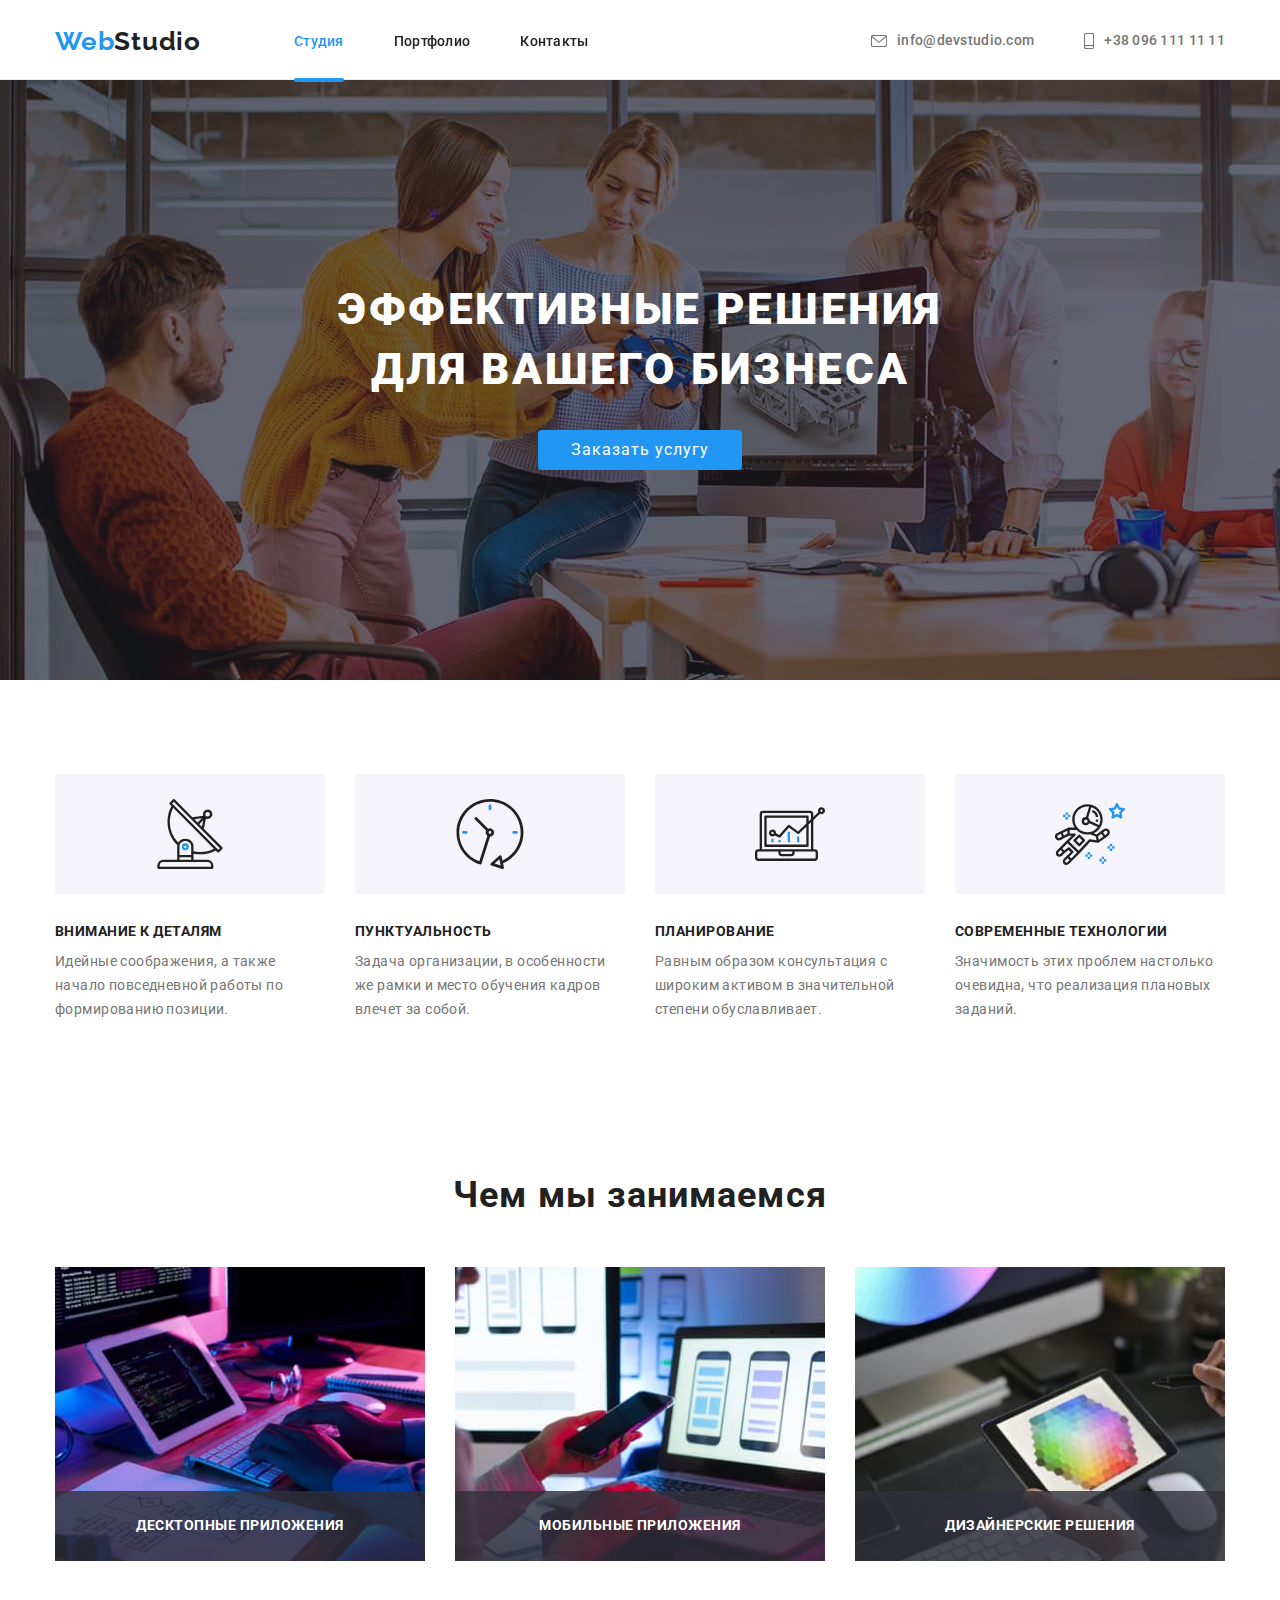
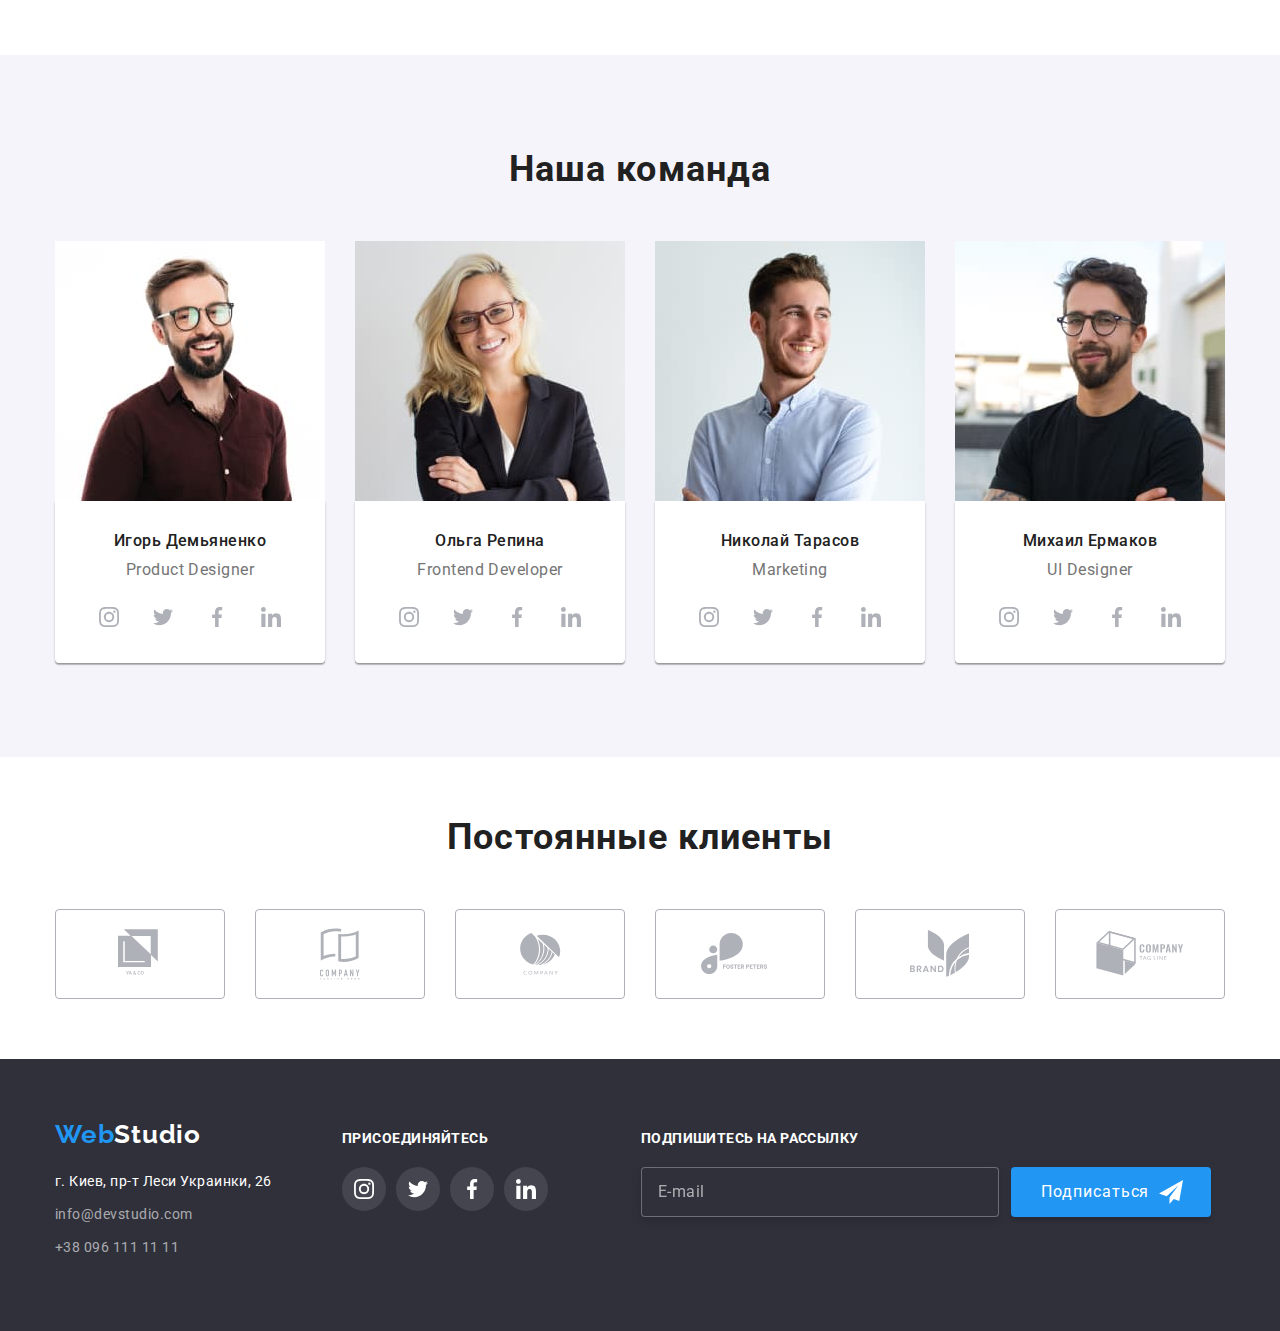
<file: index.html>
<!DOCTYPE html>
<html lang="ru">
  <head>
    <meta charset="UTF-8" />
    <meta name="viewport" content="width=device-width, initial-scale=1.0" />
    <title>Document</title>
<link rel="preconnect" href="https://fonts.gstatic.com">
<link href="https://fonts.googleapis.com/css2?family=Raleway:wght@700&family=Roboto:wght@400;500;700;900&display=swap"
  rel="stylesheet">
  <!-- <link rel="stylesheet" href="https://cdnjs.cloudflare.com/ajax/libs/modern-normalize/1.0.0/modern-normalize.min.css"
    integrity="sha512-ISS7cAi1PEhQ8jnbJpJZMd29NlhNj4AWYyLOSp2CE/CsHxTCu+r+t0D2yoJudVrd0/8fTVPUVDzY5Tvli75u/g=="
    crossorigin="anonymous" /> -->

    <!-- <link rel="stylesheet" href="./css/styles.css"> -->
    <link rel="stylesheet" href="./css/main.min.css">
  </head>
  <body>
     <!--Верхняя линия Шапка-->
    <header class="page-header">
      <div class="container">
      <nav class="top-line">
        <a href="/index.html" class="logo"> Web<span class="logo-part">Studio</span> </a>
            <button type="button" class="menu-button" aria-expanded="false" aria-controls="menu-container" data-menu-button>
              <svg width="40" height="40" aria-label="Переключателб мобильного меню">
                <use class="icon-burger" href="./images/burger-sprite.svg#icon-menu-burger"></use>
                <use class="icon-close" href="./images/burger-sprite.svg#icon-menu-close"></use>
              </svg>
            </button>
            <div class="menu-container" id="menu-container" data-menu>
                <ul class="site-nav">
                  <li class="item"><a href="" class="link current">Студия</a></li>
                  <li class="item"><a href="./portfolio.html" class="link">Портфолио</a></li>
                  <li class="item"><a href="" class="link">Контакты</a></li>
                </ul>
                
                <ul class="contacts-nav">
                  <li class="item">
                    <a class="link contacts-link" href="mailto:info@devstudio.com">
                      <svg class="contacts-icon" width="16" height="12">
                        <use href="./images/sprite-icon.svg#icon-envelope"></use>
                      </svg>
                      info@devstudio.com</a>
                  </li>
                  <li class="item">
                    <a class="link contacts-link" href="tel:+380961111111">
                      <svg class="contacts-icon" width="10" height="16">
                        <use href="./images/sprite-icon.svg#icon-smartphone"></use>
                      </svg>
                      +38 096 111 11 11</a>
                  </li>
                </ul>
            </div>
      </nav>
      
      </div>
    </header>   
    <main>
      <!--Герой-->
      <section class="hero-bg">
        <div class="container">
        <h1 class="hero-title"> 
          Эффективные решения<br />
          для вашего бизнеса
        </h1>
        <!-- <a href="" class="studio-button">Заказать услугу</a> -->
        <button class="studio-button" data-modal-open>Заказать услугу</button>
        </div>
      </section>

      <!--Особенности-->
      <section class="features-bg">
        <div class="container">
        <ul class="text-section">
          <li class="item">
            <div class="icon-section">
              <svg width="70" height="70">
                <use href="./images/especially-sprite.svg#icon-antenna"></use>
              </svg>
            </div>
            <h3 class="section">Внимание к деталям</h3>
            <p class="section-title">
              Идейные соображения, а также начало повседневной работы по
              формированию позиции.
            </p>
          </li>
          <li class="item">
            <div class="icon-section">
              <svg width="70" height="70">
                <use href="./images/especially-sprite.svg#icon-clock"></use>
              </svg>
            </div>
            <h3 class="section">Пунктуальность</h3>
            <p class="section-title">
              Задача организации, в особенности же рамки и место обучения кадров
              влечет за собой.
            </p>
          </li>
          <li class="item">
            <div class="icon-section">
              <svg width="70" height="70">
                <use href="./images/especially-sprite.svg#icon-diagram"></use>
              </svg>
            </div>
            <h3 class="section">Планирование</h3>
            <p class="section-title">
              Равным образом консультация с широким активом в значительной
              степени обуславливает.
            </p>
          </li>
          <li class="item">
            <div class="icon-section">
              <svg width="70" height="70">
                <use href="./images/especially-sprite.svg#icon-astronaut"></use>
              </svg>
            </div>
            <h3 class="section">Современные технологии</h3>
            <p class="section-title">
              Значимость этих проблем настолько очевидна, что реализация
              плановых заданий.
            </p>
          </li>
        </ul>
        </div>
      </section>

      <!--Чем иы занимаемся-->
      <section class="work-bg">
        <div class="container">
        <h2 class="work-section">Чем мы занимаемся</h2>
        <ul class="work-container">
          <li class="work-elements">
            <picture>
              <source media="(min-width: 1200px)" 
                      srcset="./images/index/desktop/desctop-app.jpg 1x,
                             ./images/index/desktop/desctop-app@2x.jpg 2x"/> 
              <img class="card-image" src="/images/index/desktop/desctop-app.jpg" alt="Руки на клавиатуре" />
            </picture>
            <!-- <img class="card-image" src="./images/img.jpg" alt="Руки на клавиатуре" width="370"/> -->
            <p class="work-tekst">Десктопные приложения</p>
          </li>

          <li class="work-elements">
            <picture>
            <source media="(min-width: 1200px)" 
                    srcset="./images/index/desktop/mob-app.jpg 1x,
                            ./images/index/desktop/mob-app@2x.jpg 2x" />
            <img class="card-image" src="/images/index/desktop/mob-app.jpg" alt="Мобильный в руках" />
            </picture>
            <!-- <img class="card-image" src="./images/img-2.jpg" alt="Мобильный в руках" width="370"/> -->
            <p class="work-tekst">Мобильные приложения</p>
          </li>
          <li class="work-elements">
            <picture>
            <source media="(min-width: 1200px)" 
                    srcset="./images/index/desktop/design.jpg 1x,
                            ./images/index/desktop/design@2x.jpg 2x" />
            <img class="card-image" src="/images/index/desktop/design.jpg" alt="Планшет в руках" />
            </picture>
            <!-- <img class="card-image" src="./images/img-3.jpg" alt="Планшет в руках" width="370"/> -->
            <p class="work-tekst">Дизайнерские решения</p>
          </li>
        </ul>
        </div>
      </section>
      <!--Наша команда-->
      <section class="team-bg">
        <div class="container">
        <h2 class="team-name">Наша команда</h2>
        <ul class="team-container">
          <li class="team-elements">

            <picture>
              <source  media="(min-width: 1200px)"
                       srcset="./images/index/desktop/igor.jpg 1x,
                                ./images/index/desktop/igor@2x.jpg 2x"/>
              <source  media="(min-width: 768px)"
                       srcset=  "./images/index/tablet/igor.jpg 1x,
                                  ./images/index/tablet/igor@2x.jpg 2x"/>
              <source   media="(max-width: 767px)"
                        srcset="./images/index/mobile/igor.jpg 1x,
                                ./images/index/mobile/igor@2x.jpg 2x"/>
              <img class="card-image" src="/images/index/mobile/igor.jpg" alt="Игорь Демьяненко" />
            </picture>
            <!-- <img class="card-image"
              src="./images/Игорь.jpg"
              alt="фото Игорь Демьяненко"
              width="270"/> -->
              <div class="content-team">
            <h3 class="team-section">Игорь Демьяненко</h3>
            <p class="team-title">Product Designer</p>
            <ul class="social-networks">
              <li class="social-icon">
                <a href="" class="link-icon">
                    <svg class="social-team" width="20" height="20">
                      <use href="./images/sprite-icon.svg#icon-instagram"></use>
                    </svg>
                </a>
              </li>
              <li class="social-icon">
                <a href="" class="link-icon">
                    <svg class="social-team" width="20" height="20">
                      <use href="./images/sprite-icon.svg#icon-twitter"></use>
                    </svg>
                </a>
              </li>
              <li class="social-icon">
                <a href="" class="link-icon">
                    <svg class="social-team" width="20" height="20">
                      <use href="./images/sprite-icon.svg#icon-facebook"></use>
                    </svg>
                </a>
              </li>
              <li class="social-icon">
                <a href="" class="link-icon">
                    <svg class="social-team" width="20" height="20">
                      <use href="./images/sprite-icon.svg#icon-linkedin"></use>
                    </svg>
                </a>
              </li>
            </ul>  
            </div>
          </li>
          <li class="team-elements">
            <picture>
              <source media="(min-width: 1200px)" 
                      srcset="./images/index/desktop/olga.jpg 1x,
                              ./images/index/desktop/olga@2x.jpg 2x" />
              <source media="(min-width: 768px)" 
                      srcset="./images/index/tablet/olga.jpg 1x,
                              ./images/index/tablet/olga@2x.jpg 2x" />
              <source media="(max-width: 767px)" 
                       srcset="./images/index/mobile/olga.jpg 1x,
                               ./images/index/mobile/olga@2x.jpg 2x" />
              <img class="card-image" src="./images/index/mobile/olga.jpg" alt="Ольга Репина" />
            </picture>
            <!-- <img class="card-image" src="./images/Ольга.jpg" alt="фото Ольга Репина" width="270"/> -->
            <div class="content-team">
            <h3 class="team-section">Ольга Репина</h3>
            <p class="team-title">Frontend Developer</p>
            <ul class="social-networks">
              <li class="social-icon">
                <a href="" class="link-icon">
                    <svg class="social-team" width="20" height="20">
                      <use href="./images/sprite-icon.svg#icon-instagram"></use>
                    </svg>
                </a>
              </li>
              <li class="social-icon">
                <a href="" class="link-icon">
                    <svg class="social-team" width="20" height="20">
                      <use href="./images/sprite-icon.svg#icon-twitter"></use>
                    </svg>
                </a>
              </li>
              <li class="social-icon">
                <a href="" class="link-icon">
                    <svg class="social-team" width="20" height="20">
                      <use href="./images/sprite-icon.svg#icon-facebook"></use>
                    </svg>
                </a>
              </li>
              <li class="social-icon">
                <a href="" class="link-icon">
                    <svg class="social-team" width="20" height="20">
                      <use href="./images/sprite-icon.svg#icon-linkedin"></use>
                    </svg>
                </a>
              </li>
            </ul>
            </div>
          </li>
          <li class="team-elements">
            <picture>
              <source media="(min-width: 1200px)" srcset="./images/index/desktop/nikolai.jpg 1x,
                                                      ./images/index/desktop/nikolai@2x.jpg 2x" />
              <source media="(min-width: 768px)" srcset="./images/index/tablet/nikolai.jpg 1x,
                                                      ./images/index/tablet/nikolai@2x.jpg 2x" />
              <source media="(max-width: 767px)" srcset="./images/index/mobile/nikolai.jpg 1x,
                                                       ./images/index/mobile/nikolai@2x.jpg 2x" />
              <img class="card-image" src="./images/index/mobile/nikolai.jpg" alt="Николай Тарасов" />
            </picture>
            <!-- <img class="card-image" src="./images/Коля.jpg" alt="фото Николай Тарасов" width="270"> -->
            <div class="content-team">
            <h3 class="team-section">Николай Тарасов</h3>
            <p class="team-title">Marketing</p>
            <ul class="social-networks">
              <li class="social-icon">
                <a href="" class="link-icon">
                    <svg class="social-team" width="20" height="20">
                      <use href="./images/sprite-icon.svg#icon-instagram"></use>
                    </svg>
                </a>
              </li>
              <li class="social-icon">
                <a href="" class="link-icon">
                    <svg class="social-team" width="20" height="20">
                      <use href="./images/sprite-icon.svg#icon-twitter"></use>
                    </svg>
                </a>
              </li>
              <li class="social-icon">
                <a href="" class="link-icon">
                    <svg class="social-team" width="20" height="20">
                      <use href="./images/sprite-icon.svg#icon-facebook"></use>
                    </svg>
                </a>
              </li>
              <li class="social-icon">
                <a href="" class="link-icon">
                    <svg class="social-team" width="20" height="20">
                      <use href="./images/sprite-icon.svg#icon-linkedin"></use>
                    </svg>
                </a>
              </li>
            </ul>
            </div>
          </li>
          <li class="team-elements">
            <picture>
              <source media="(min-width: 1200px)" srcset="./images/index/desktop/mihail.jpg 1x,
                                          ./images/index/desktop/mihail@2x.jpg 2x" />
              <source media="(min-width: 768px)" srcset="./images/index/tablet/mihail.jpg 1x,
                                          ./images/index/tablet/mihail@2x.jpg 2x" />
              <source media="(max-width: 767px)" srcset="./images/index/mobile/mihail.jpg 1x,
                                           ./images/index/mobile/mihail@2x.jpg 2x" />
              <img class="card-image" src="./images/index/mobile/mihail.jpg" alt="Михаил Ермаков" />
            </picture>
            <!-- <img class="card-image"
              src="./images/Михаил.jpg"
              alt="фото Михаил Ермаков"
              width="270"/> -->
              <div class="content-team">
            <h3 class="team-section">Михаил Ермаков</h3>
            <p class="team-title">UI Designer</p>
            <ul class="social-networks">
              <li class="social-icon">
                <a href="" class="link-icon">
                    <svg class="social-team" width="20" height="20">
                      <use href="./images/sprite-icon.svg#icon-instagram"></use>
                    </svg>
                </a>
              </li>
              <li class="social-icon">
                <a href="" class="link-icon">
                    <svg class="social-team" width="20" height="20">
                      <use href="./images/sprite-icon.svg#icon-twitter"></use>
                    </svg>
                </a>
              </li>
              <li class="social-icon">
                <a href="" class="link-icon">
                    <svg class="social-team" width="20" height="20">
                      <use href="./images/sprite-icon.svg#icon-facebook"></use>
                    </svg>
                </a>
              </li>
              <li class="social-icon">
                <a href="" class="link-icon">
                    <svg class="social-team" width="20" height="20">
                      <use href="./images/sprite-icon.svg#icon-linkedin"></use>
                    </svg>
                </a>
              </li>
            </ul>
            </div>
          </li>
        </ul>
        </div>
      </section>
      <!-- Постоянные клиенты -->
      <section class="customers-bg"> 
        <div class="container">
          <h2 class="customers-section">Постоянные клиенты</h2>
          <ul class="customers-container">
            <li class="list-customers">
              <a href="" class="link-customers"> 
                <svg class="customers-logo" width="44" height="49">
                  <use href="./images/sprite-icon.svg#icon-logo-1"></use>
                </svg>
              </a>
            </li>
            <li class="list-customers">
              <a href="" class="link-customers">
                <svg class="customers-logo" width="40" height="52">
                  <use href="./images/sprite-icon.svg#icon-logo-2"></use>
                </svg>
              </a>
            </li>
            <li class="list-customers">
              <a href="" class="link-customers">
                <svg class="customers-logo" width="41" height="42">
                  <use href="./images/sprite-icon.svg#icon-logo-3"></use>
                </svg>
              </a>
            </li>
            <li class="list-customers">
              <a href="" class="link-customers">
                <svg class="customers-logo" width="79" height="42">
                  <use href="./images/sprite-icon.svg#icon-logo-4"></use>
                </svg>
              </a>
            </li>
            <li class="list-customers">
              <a href="" class="link-customers">
                <svg class="customers-logo" width="59" height="47">
                  <use href="./images/sprite-icon.svg#icon-logo-5"></use>
                </svg>
              </a>
            </li>
            <li class="list-customers">
              <a href="" class="link-customers">
                <svg class="customers-logo" width="88" height="45">
                  <use href="./images/sprite-icon.svg#icon-logo-6"></use>
                </svg>
              </a>
            </li>

          </ul>
        </div>
      </section>
    </main>
    <!--футер-->
    <footer class="footer-bg">
      <div class="container">
        <div class="footer-tablet">
      <div class="footer">
         <a href="/index.html" class="logo">Web<span class="logo-footer">Studio</span></a>
        <address class="address">
         <p class="address-text">г. Киев, пр-т Леси Украинки, 26</p> 
            <a class="link footer">info@devstudio.com</a>
            <a class="link footer">+38 096 111 11 11</a>
        </address>
      </div>
      <div class="join-section">
        <p class="join-text">присоединяйтесь</p>
        <ul class="social-networks">
          <li class="social-icon">
            <a href="" class="link-footer">
                <svg class="social-footer" width="20" height="20">
                  <use href="./images/sprite-icon.svg#icon-instagram"></use>
                </svg>
            </a>
          </li>
          <li class="social-icon">
            <a href="" class="link-footer">
                <svg class="social-footer" width="20" height="20">
                  <use href="./images/sprite-icon.svg#icon-twitter"></use>
                </svg>
            </a>
          </li>
          <li class="social-icon">
            <a href="" class="link-footer">
                <svg class="social-footer" width="20" height="20">
                  <use href="./images/sprite-icon.svg#icon-facebook"></use>
                </svg>
            </a>
          </li>
          <li class="social-icon">
            <a href="" class="link-footer">
                <svg class="social-footer" width="20" height="20">
                  <use href="./images/sprite-icon.svg#icon-linkedin"></use>
                </svg>
            </a>
          </li>
        </ul>
      </div>
      </div>
      <div class="form-field footer">
      <p class="form-text-footer">Подпишитесь на рассылку</p>
      <form  class="form-footer js-speaker-form" action="#">  
          <div class="subscribe-footer">
            <input type="email" class="form-input-footer" name="mail" id="mail"  placeholder="E-mail"/>
          <button class="subscribe-button" type="submit">Подписаться
          </button>
        </div>
      </form>
      </div>
      </div>
    </footer>

      <!-- modal + form -->
    <div class="backdrop is-hidden" data-modal>
      <div class="modal">
      <button class="close-modal" data-modal-close></button>

      <form class="form js-speaker-form" action="#">
        <p class="form-titel">Оставьте свои данные, мы вам перезвоним</p>

          <div class="form-field">
            <label for="name" class="form-label">Имя</label>
            <input  type="text" class="form-input" name="name" id="name" placeholder=""/>
            <svg class="icon-form" width="18" height="18">
              <use href="./images/form-icons.svg#icon-person-black"></use>
            </svg>
          </div>

          <div class="form-field">
            <label for="tel" class="form-label">Телефон</label>
            <input  type="tel" class="form-input"  name="tel" id="tel"/>
              <svg class="icon-form" width="18" height="18">
                <use href="./images/form-icons.svg#icon-phone-black"></use>
              </svg>
          </div>

          <div class="form-field">
            <label for="mail" class="form-label">Почта</label>
            <input  type="email" class="form-input"  name="mail" id="mail-modal"/>
            <svg class="icon-form" width="18" height="18">
              <use href="./images/form-icons.svg#icon-email-black"></use>
            </svg>
          </div>
          <div class="form-field comment" >
            <label for="comment">Коментарий</label>
          <textarea class="user-text" name="comment" id="comment" placeholder="Введите текст" cols="30" rows="10"></textarea>
          </div>

              <!-- <div class="form-policy">
               <input type="checkbox " class="checkbox visually-hidden" name="policy" id="policy" />
               <span class="checkbox-icon"></span>
                <label for="policy">Соглашаюсь с рассылкой и принимаю <a href=""><span class="conditions-policy">Условия договора</span></a></label>
              <button class="send-button" type="submit">Отправить</button>
             </div>      -->

              <div class="form-agreement">
                <input type="checkbox" id="checkbox" name="checkbox" class="check-input visually-hidden">
                <label class="modal-check" for="checkbox">
                  <span class="label-check">Соглашаюсь с рассылкой и принимаю <a class="modal-link" href="">Условия договора</a>
                  </span>
                </label>
                <button class="send-button" type="submit">Отправить</button>
              </div>

        </form>

      
      </div>
    </div>
        <!-- modal + form -->

        <!-- js -->
    <script>

      const { height: pageHeaderHeight } = document
      .querySelector(".page-header")
      .getBoundingClientRect();

      document.body.style.paddingTop = '${pageHeaderHeight}px';
    </script>
    
<script src="./js/modal.js"></script>
<script src="./js/menu.js"></script>

<script>
(() => {
    document.querySelector('.js-speaker-form').addEventListener('submit', e => {
      e.preventDefault();

      new FormData(e.currentTarget).forEach((value, name) =>
        console.log(`${name}: ${value}`),
      );
    });
  })();
  </script>
</body>
</html>
</file>
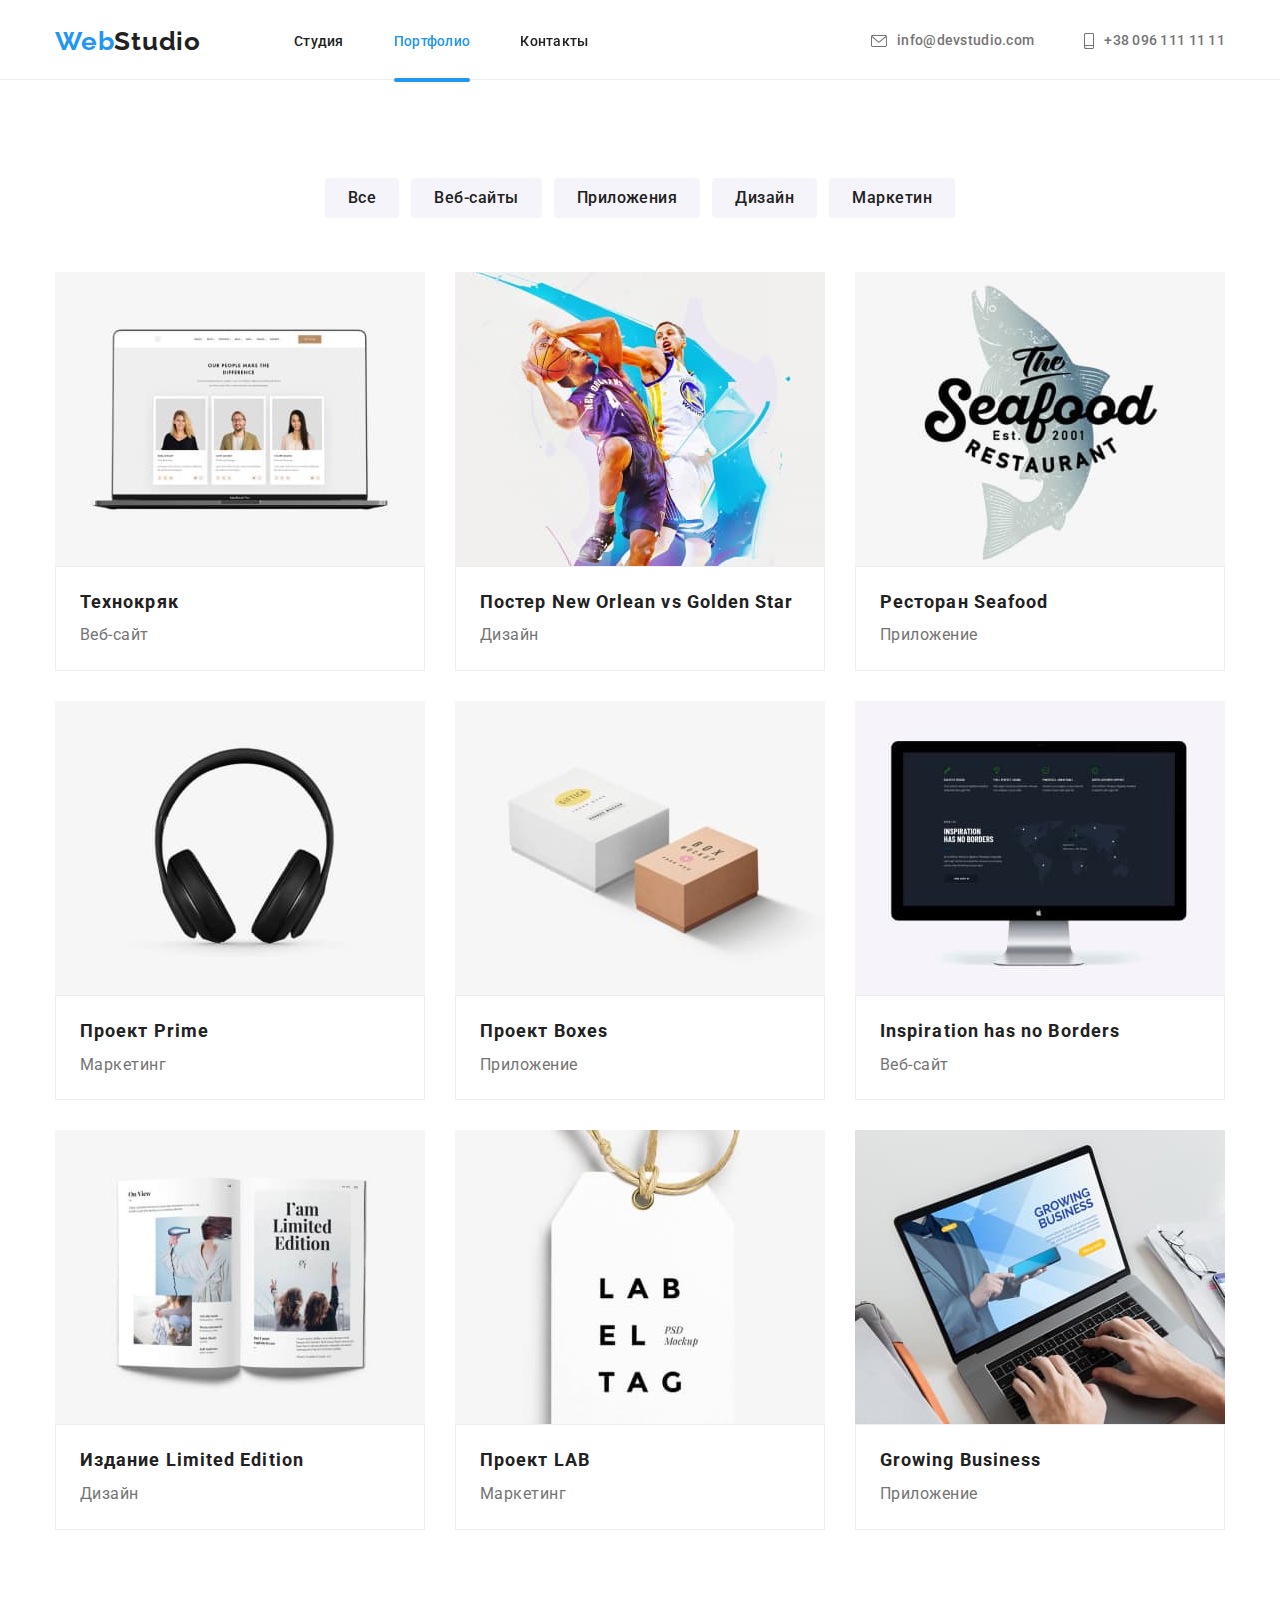
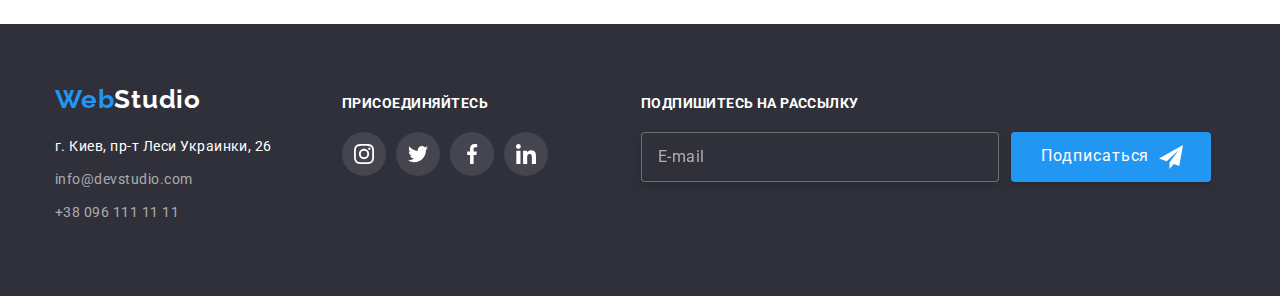
<file: portfolio.html>
<!DOCTYPE html>
<html lang="en">
<head>
    <meta charset="UTF-8">
    <meta name="viewport" content="width=device-width, initial-scale=1.0">
    <title>Portfolio</title>
<link rel="preconnect" href="https://fonts.gstatic.com">
<link href="https://fonts.googleapis.com/css2?family=Raleway:wght@700&family=Roboto:wght@400;500;700;900&display=swap"
    rel="stylesheet">
    <link rel="stylesheet" href="https://cdnjs.cloudflare.com/ajax/libs/modern-normalize/1.0.0/modern-normalize.min.css"
        integrity="sha512-ISS7cAi1PEhQ8jnbJpJZMd29NlhNj4AWYyLOSp2CE/CsHxTCu+r+t0D2yoJudVrd0/8fTVPUVDzY5Tvli75u/g=="
        crossorigin="anonymous" />

    <link rel="stylesheet" href="./css/main.min.css" />
</head>
<body>
    <!--Верхняя линия Шапка-->
    <header class="page-header">
        <div class="container">
        <nav class="top-line">
            <a href="/index.html" class="logo"> Web<span class="logo-part">Studio</span> </a>

            <button type="button" class="menu-button" aria-expanded="false" aria-controls="menu-container" data-menu-button>
                <svg width="40" height="40" aria-label="Переключателб мобильного меню">
                    <use class="icon-burger" href="./images/burger-sprite.svg#icon-menu-burger"></use>
                    <use class="icon-close" href="./images/burger-sprite.svg#icon-menu-close"></use>
                </svg>
            </button>
    <div class="menu-container" id="menu-container" data-menu>
            <ul class="site-nav">
                <li class="item"><a href="./index.html" class="link">Студия</a></li>
                <li class="item"><a href="" class="link current">Портфолио</a></li>
                <li class="item"><a href="" class="link">Контакты</a></li>
            </ul>
            
            <ul class="contacts-nav">
                <li class="item">
                    <a class="link contacts-link" href="mailto:info@devstudio.com">
                        <svg class="contacts-icon" width="16" height="12">
                            <use href="./images/sprite-icon.svg#icon-envelope"></use>
                        </svg>
                        info@devstudio.com</a>
                </li>
                <li class="item">
                    <a class="link contacts-link" href="tel:+380961111111">
                        <svg class="contacts-icon" width="10" height="16">
                            <use href="./images/sprite-icon.svg#icon-smartphone"></use>
                        </svg>
                        +38 096 111 11 11</a>
                </li>
            </ul>

    </div>

            </nav>
        </div>
        </header>
         <!-- основная секция--> 
        <main class="container">
            <section class="product">

                <div class="">
            <ul class="portfolio-button">
                <li class="item"><button type="button">Все</button></li>
                <li class="item"><button type="button">Веб-сайты</button></li>
                <li class="item"><button type="button">Приложения</button></li>
                <li class="item"><button type="button">Дизайн</button></li>
                <li class="item"><button type="button">Маркетин</button></li>         
            </ul>
        
             <ul class="product-container">
                <li class="product-elements">
                    <a href="" class="link-product"> 
                     <div class="product-thumb"> 
                        <picture>
                            <source media="(min-width: 1200px)" srcset="./images/portfolio/desktop/tehnokrjak.jpg 1x,
                                                                              ./images/portfolio/desktop/tehnokrjak@2x.jpg 2x" />
                            <source media="(min-width: 768px)" srcset="./images/portfolio/tablet/tehnokrjak.jpg 1x,
                                                                              ./images/portfolio/tablet/tehnokrjak@2x.jpg 2x" />
                            <source media="(max-width: 767px)" srcset="./images/portfolio/mobile/tehnokrjak.jpg 1x,
                                                                               ./images/portfolio/mobile/tehnokrjak@2x.jpg 2x" />
                            <img class="card-image" src="./images/portfolio/mobile/tehnokrjak.jpg" alt="фото лэптоп" />
                        </picture>
                    <!-- <img class="card-image" src="./images/tehnokrjak.jpg" alt="фото лэптоп" width="370"/> -->
                    <p class="product-text">Технокряк это современная площадка распространения коронавируса. Компании используют эту платформу для цифрового
                    шпионажа и атак на защищённые сервера конкурентов.</p>
                    </div>
                    <div class="content-portfolio">
                    <h3 class="product-section">Технокряк</h3> 
                    <p class="product-title">Веб-сайт</p>
                    </div>
                    </a>
                </li>
                <li class="product-elements">
                    <a href="" class="link-product">
                    <div class="product-thumb">
                        <picture>
                            <source media="(min-width: 1200px)"
                                srcset="./images/portfolio/desktop/poster.jpg 1x,
                                       ./images/portfolio/desktop/poster@2x.jpg 2x" />
                            <source media="(min-width: 768px)"
                                srcset="./images/portfolio/tablet/poster.jpg 1x,
                                      ./images/portfolio/tablet/poster@2x.jpg 2x" />
                            <source media="(max-width: 767px)"
                                srcset="./images/portfolio/mobile/poster.jpg 1x,
                                      ./images/portfolio/mobile/poster@2x.jpg 2x" />
                            <img class="card-image" src="./images/portfolio/mobile/poster.jpg" alt="фото баскетбол" />
                        </picture>
                    <!-- <img class="card-image" src="./images/orlean.jpg" alt="фото баскетбол" width="370"/> -->
                    <p class="product-text">Технокряк это современная площадка распространения коронавируса. Компании используют эту
                        платформу для цифрового
                        шпионажа и атак на защищённые сервера конкурентов.</p>
                    </div>
                    <div class="content-portfolio">
                    <h3 class="product-section">Постер New Orlean vs Golden Star</h3>
                    <p class="product-title">Дизайн</p>
                    </div>
                    </a>
                </li>
                <li class="product-elements">
                    <a href="" class="link-product">
                   <div class="product-thumb">
                    <picture>
                        <source media="(min-width: 1200px)" srcset="./images/portfolio/desktop/seafood.jpg 1x,
                                                           ./images/portfolio/desktop/seafood@2x.jpg 2x" />
                        <source media="(min-width: 768px)" srcset="./images/portfolio/tablet/seafood.jpg 1x,
                                                          ./images/portfolio/tablet/seafood@2x.jpg 2x" />
                        <source media="(max-width: 767px)" srcset="./images/portfolio/mobile/seafood.jpg 1x,
                                                          ./images/portfolio/mobile/seafood@2x.jpg 2x" />
                        <img class="card-image" src="./images/portfolio/mobile/seafood.jpg" alt="фото рыба" />
                    </picture>
                    <!-- <img class="card-image" src="./images/seafood.jpg" alt="фото рыба" width="370"/> -->
                    <p class="product-text">Технокряк это современная площадка распространения коронавируса. Компании используют эту
                        платформу для цифрового
                        шпионажа и атак на защищённые сервера конкурентов.</p>
                    </div>
                    <div class="content-portfolio">
                    <h3 class="product-section">Ресторан Seafood</h3>
                    <p class="product-title">Приложение</p>
                    </div>
                    </a>
                </li>
                <li class="product-elements">
                    <a href="" class="link-product">
                    <div class="product-thumb">
                        <picture>
                            <source media="(min-width: 1200px)" srcset="./images/portfolio/desktop/prime.jpg 1x,
                                                                                   ./images/portfolio/desktop/prime@2x.jpg 2x" />
                            <source media="(min-width: 768px)" srcset="./images/portfolio/tablet/prime.jpg 1x,
                                                                                  ./images/portfolio/tablet/prime@2x.jpg 2x" />
                            <source media="(max-width: 767px)" srcset="./images/portfolio/mobile/prime.jpg 1x,
                                                                                  ./images/portfolio/mobile/prime@2x.jpg 2x" />
                            <img class="card-image" src="./images/portfolio/mobile/prime.jpg" alt="фото наушники" />
                        </picture>
                    <!-- <img class="card-image" src="./images/prime.jpg" alt="фото наушники" width="370"/> -->
                    <p class="product-text">Технокряк это современная площадка распространения коронавируса. Компании используют эту
                        платформу для цифрового
                        шпионажа и атак на защищённые сервера конкурентов.</p>
                    </div>
                    <div class="content-portfolio">
                    <h3 class="product-section">Проект Prime</h3>
                    <p class="product-title">Маркетинг</p>
                    </div>
                    </a>
                </li>
                <li class="product-elements">
                    <a href="" class="link-product">
                    <div class="product-thumb">
                        <picture>
                            <source media="(min-width: 1200px)"
                                srcset="./images/portfolio/desktop/boxes.jpg 1x,
                                      ./images/portfolio/desktop/boxes@2x.jpg 2x" />
                            <source media="(min-width: 768px)"
                                srcset="./images/portfolio/tablet/boxes.jpg 1x,
                                        ./images/portfolio/tablet/boxes@2x.jpg 2x" />
                            <source media="(max-width: 767px)"
                                srcset="./images/portfolio/mobile/boxes.jpg 1x,
                                         ./images/portfolio/mobile/boxes@2x.jpg 2x" />
                            <img class="card-image" src="./images/portfolio/mobile/boxes.jpg" alt="фото коробки" />
                        </picture>
                    <!-- <img class="card-image" src="./images/boxes.jpg" alt="фото коробки" width="370"/> -->
                    <p class="product-text">Технокряк это современная площадка распространения коронавируса. Компании используют эту
                        платформу для цифрового
                        шпионажа и атак на защищённые сервера конкурентов.</p>
                    </div>
                    <div class="content-portfolio">
                    <h3 class="product-section">Проект Boxes</h3>
                    <p class="product-title">Приложение</p>
                    </div>
                    </a>
                </li>
                <li class="product-elements">
                    <a href="" class="link-product">
                    <div class="product-thumb">
                        <picture>
                            <source media="(min-width: 1200px)" 
                                    srcset="./images/portfolio/desktop/inspiration.jpg 1x,
                                          ./images/portfolio/desktop/inspiration@2x.jpg 2x" />
                            <source media="(min-width: 768px)" 
                                    srcset="./images/portfolio/tablet/inspiration.jpg 1x,
                                         ./images/portfolio/tablet/inspiration@2x.jpg 2x" />
                            <source media="(max-width: 767px)" 
                                    srcset="./images/portfolio/mobile/inspiration.jpg 1x,
                                            ./images/portfolio/mobile/inspiration@2x.jpg 2x" />
                            <img class="card-image" src="./images/portfolio/mobile/inspiration.jpg" alt="фото монитор" />
                        </picture>
                    <!-- <img class="card-image" src="./images/inspiration.jpg" alt="фото монитор" width="370"/> -->
                    <p class="product-text">Технокряк это современная площадка распространения коронавируса. Компании используют эту
                        платформу для цифрового
                        шпионажа и атак на защищённые сервера конкурентов.</p>
                    </div>
                    <div class="content-portfolio">
                    <h3 class="product-section">Inspiration has no Borders</h3>
                    <p class="product-title">Веб-сайт</p>
                    </div>
                    </a>
                </li>
                <li class="product-elements">
                    <a href="" class="link-product">
                    <div class="product-thumb">
                        <picture>
                            <source media="(min-width: 1200px)" 
                                    srcset="./images/portfolio/desktop/edition.jpg 1x,
                                            ./images/portfolio/desktop/edition@2x.jpg 2x" />
                            <source media="(min-width: 768px)" 
                                    srcset="./images/portfolio/tablet/edition.jpg 1x,
                                            ./images/portfolio/tablet/edition@2x.jpg 2x" />
                            <source media="(max-width: 767px)" 
                                    srcset="./images/portfolio/mobile/edition.jpg 1x,
                                            ./images/portfolio/mobile/edition@2x.jpg 2x" />
                            <img class="card-image" src="./images/portfolio/mobile/edition.jpg" alt="фото журнал"/>
                        </picture>
                    <!-- <img class="card-image" src="./images/edition.jpg" alt="фото журнал" width="370"/> -->
                    <p class="product-text">Технокряк это современная площадка распространения коронавируса. Компании используют эту
                        платформу для цифрового
                        шпионажа и атак на защищённые сервера конкурентов.</p>
                    </div>
                    <div class="content-portfolio">
                    <h3 class="product-section">Издание Limited Edition</h3>
                    <p class="product-title">Дизайн</p>
                    </div>
                    </a>
                </li>
                <li class="product-elements">
                    <a href="" class="link-product">
                    <div class="product-thumb">
                        <picture>
                            <source media="(min-width: 1200px)" 
                                    srcset="./images/portfolio/desktop/lab.jpg 1x,
                                            ./images/portfolio/desktop/lab@2x.jpg 2x" />
                            <source media="(min-width: 768px)" 
                                    srcset="./images/portfolio/tablet/lab.jpg 1x,
                                            ./images/portfolio/tablet/lab@2x.jpg 2x" />
                            <source media="(max-width: 767px)" 
                                    srcset="./images/portfolio/mobile/lab.jpg 1x,
                                            ./images/portfolio/mobile/lab@2x.jpg 2x" />
                            <img class="card-image" src="./images/portfolio/mobile/lab.jpg" alt="фото лейба" />
                        </picture>
                    <!-- <img class="card-image" src="./images/LAB.jpg" alt="фото лейба" width="370"/> -->
                    <p class="product-text">Технокряк это современная площадка распространения коронавируса. Компании используют эту
                        платформу для цифрового
                        шпионажа и атак на защищённые сервера конкурентов.</p>
                    </div>
                    <div class="content-portfolio">
                    <h3 class="product-section">Проект LAB</h3>
                    <p class="product-title">Маркетинг</p>
                    </div>
                    </a>
                </li>
                <li class="product-elements">
                    <a href="" class="link-product">
                    <div class="product-thumb">
                        <picture>
                            <source media="(min-width: 1200px)" 
                                    srcset="./images/portfolio/desktop/business.jpg 1x,
                                            ./images/portfolio/desktop/business@2x.jpg 2x" />
                            <source media="(min-width: 768px)" 
                                    srcset="./images/portfolio/tablet/business.jpg 1x,
                                            ./images/portfolio/tablet/business@2x.jpg 2x" />
                            <source media="(max-width: 767px)" 
                                    srcset="./images/portfolio/mobile/business.jpg 1x,
                                           ./images/portfolio/mobile/business@2x.jpg 2x" />
                            <img class="card-image" src="./images/portfolio/mobile/business.jpg" alt="фото человек печатает" />
                        </picture>
                    <!-- <img class="card-image" src="./images/business.jpg" alt="фото человек печатает" width="370"/> -->
                    <p class="product-text">Технокряк это современная площадка распространения коронавируса. Компании используют эту
                        платформу для цифрового
                        шпионажа и атак на защищённые сервера конкурентов.</p>
                    </div>
                    <div class="content-portfolio">
                    <h3 class="product-section">Growing Business</h3>
                    <p class="product-title">Приложение</p>
                    </div>
                    </a>
                </li>
                </ul>
                </div>
            </section>       
        </main>
    <!-- footer -->
    <footer class="footer-bg" >
        <div class="container">
     <div class="footer-tablet">
        <div class="footer">
            <a href="/index.html" class="logo"> Web<span class="logo-footer">Studio</span> </a>
            <address class="address">
                <p class="address-text">г. Киев, пр-т Леси Украинки, 26</p>
                    <a class="link footer">info@devstudio.com</a>
                    <a class="link footer">+38 096 111 11 11</a>
            </address>
        </div>
        <div class="join-section">
            <p class="join-text">присоединяйтесь</p>
            <ul class="social-networks">
                <li class="social-icon">
                    <a href="" class="link-footer">
                        <svg class="social-footer" width="20" height="20">
                            <use href="./images/sprite-icon.svg#icon-instagram"></use>
                        </svg>
                    </a>
                </li>
                <li class="social-icon">
                    <a href="" class="link-footer">
                        <svg class="social-footer" width="20" height="20">
                            <use href="./images/sprite-icon.svg#icon-twitter"></use>
                        </svg>
                    </a>
                </li>
                <li class="social-icon">
                    <a href="" class="link-footer">
                        <svg class="social-footer" width="20" height="20">
                            <use href="./images/sprite-icon.svg#icon-facebook"></use>
                        </svg>
                    </a>
                </li>
                <li class="social-icon">
                    <a href="" class="link-footer">
                        <svg class="social-footer" width="20" height="20">
                            <use href="./images/sprite-icon.svg#icon-linkedin"></use>
                        </svg>
                    </a>
                </li>
            </ul>
        </div>
        </div>
        <div class="form-field footer">
            <p class="form-text-footer">Подпишитесь на рассылку</p>
            <form class="form-footer js-speaker-form" action="#">
                <div class="subscribe-footer">
                    <input type="email" class="form-input-footer" name="mail" id="mail" placeholder="E-mail" />
                    <button class="subscribe-button" type="submit">Подписаться
                    </button>
                </div>
            </form>
        </div>
        </div>
    </footer>
    <script src="./js/menu.js"></script>
</body>
</html>
</file>
<file: css/main.min.css>
/*! modern-normalize v1.0.0 | MIT License | https://github.com/sindresorhus/modern-normalize */*,*::before,*::after{box-sizing:border-box}:root{-moz-tab-size:4;tab-size:4}html{line-height:1.15;-webkit-text-size-adjust:100%}body{margin:0}body{font-family:system-ui,-apple-system,"Segoe UI",Roboto,Helvetica,Arial,sans-serif,"Apple Color Emoji","Segoe UI Emoji"}hr{height:0;color:inherit}abbr[title]{text-decoration:underline dotted}b,strong{font-weight:bolder}code,kbd,samp,pre{font-family:ui-monospace, SFMono-Regular, Consolas, "Liberation Mono", Menlo, monospace;font-size:1em}small{font-size:80%}sub,sup{font-size:75%;line-height:0;position:relative;vertical-align:baseline}sub{bottom:-0.25em}sup{top:-0.5em}table{text-indent:0;border-color:inherit}button,input,optgroup,select,textarea{font-family:inherit;font-size:100%;line-height:1.15;margin:0}button,select{text-transform:none}button,[type="button"],[type="reset"],[type="submit"]{-webkit-appearance:button}::-moz-focus-inner{border-style:none;padding:0}:-moz-focusring{outline:1px dotted ButtonText}:-moz-ui-invalid{box-shadow:none}legend{padding:0}progress{vertical-align:baseline}::-webkit-inner-spin-button,::-webkit-outer-spin-button{height:auto}[type="search"]{-webkit-appearance:textfield;outline-offset:-2px}::-webkit-search-decoration{-webkit-appearance:none}::-webkit-file-upload-button{-webkit-appearance:button;font:inherit}summary{display:list-item}body{padding-top:60px;color:#212121;font-family:"Roboto",sans-serif;letter-spacing:0.03em}@media screen and (min-width: 768px){body{padding-top:80px}}.container{padding-left:15px;padding-right:15px;margin-left:auto;margin-right:auto}@media screen and (min-width: 480px){.container{width:480px}}@media screen and (min-width: 768px){.container{width:768px}}@media screen and (min-width: 1200px){.container{width:1200px}}.card-image{display:block;overflow:hidden;width:100%}ul{list-style:none;padding:0;margin:0}h2,h3,p{margin-top:0;margin-bottom:0}a,.logo,.link{text-decoration:none}.button{color:#2196f3}.studio-button{display:inline-block;border:1px solid transparent;border-radius:4px;padding:10px 32px;min-width:200px;color:#fff;background-color:#2196f3;font-weight:700;font-size:16px;line-height:1.8;letter-spacing:0.06em;font:inherit;cursor:pointer}.portfolio-button .item{margin:4px}@media screen and (max-width: 767px){.portfolio-button .item{margin-top:7px;margin-bottom:7px}}.portfolio-button{margin-bottom:40px;display:flex;flex-wrap:wrap}@media screen and (min-width: 768px){.portfolio-button{justify-content:center;margin-bottom:30px}}@media screen and (min-width: 1200px){.portfolio-button{margin-bottom:50px}}@media screen and (min-width: 768px){.portfolio-button .item+.item{margin-left:8px}}.portfolio-button button{display:inline-block;border:1px solid transparent;border-radius:4px;padding:6px 22px;min-width:73px;color:#212121;background-color:#f5f4fa;font-weight:500;font-size:16px;line-height:1.6;letter-spacing:0.03em;text-align:center;transition:color 250ms,background-color 250ms,box-shadow 250ms cubic-bezier(0.4, 0, 0.2, 1)}.portfolio-button button:hover,.portfolio-button button:focus{color:#fff;background-color:#2196f3;box-shadow:0px 3px 1px rgba(0,0,0,0.1),0px 1px 2px rgba(0,0,0,0.08),0px 2px 2px rgba(0,0,0,0.12);border-radius:4px}.subscribe-button::after{content:"";display:inline-block;margin-left:10px;width:24px;height:24px;background:url(../images/icon-send.svg);background-size:contain}.subscribe-button{position:relative;min-width:200px;height:50px;display:inline-flex;align-items:center;text-align:center;border:1px solid transparent;padding:10px 10px 10px 29px;color:#fff;background-color:#2196f3;font-weight:700;font-size:16px;line-height:1.87;letter-spacing:0.06em;box-shadow:0px 4px 4px rgba(0,0,0,0.15);border-radius:4px;font:inherit;cursor:pointer}.menu-button{display:inline-flex;margin:0px;padding:0px;border:none;background-color:transparent;color:#212121}@media screen and (min-width: 768px){.menu-button{display:none}}.menu-button .icon-close{display:none}.menu-button.is-open .icon-close{display:block}.menu-button.is-open .icon-burger{display:none}.icon-burger{fill:currentColor}.icon-burger:hover{color:#2196f3}.icon-close{fill:currentColor}.icon-close:hover{color:#2196f3}.page-header{position:relative;position:fixed;width:100%;top:0;left:0;height:60px;background-color:#fff;z-index:2;border-bottom:1px solid #ececec}@media screen and (min-width: 768px){.page-header{height:80px;position:fixed}}.top-line{display:flex;justify-content:space-between;align-items:center}.logo{color:#2196f3;padding-top:16px;padding-bottom:16px;font-family:"Raleway",sans-serif;font-weight:700;font-size:24px;line-height:1.19;letter-spacing:0.03em}@media screen and (min-width: 768px){.logo{font-size:26px;padding-top:26px;padding-bottom:26px}}.menu-container{width:100%;z-index:2;background-color:#ffffff}@media screen and (max-width: 767px){.menu-container.is-open{display:block}}@media screen and (max-width: 767px){.menu-container{display:none;position:absolute;text-align:center;top:100%;left:0px;padding:60px 0px;box-shadow:0px 4px 8px rgba(0,0,0,0.04),0px 2px 4px rgba(0,0,0,0.08),0px 1px 3px rgba(0,0,0,0.16)}}@media screen and (min-width: 768px){.menu-container{display:flex;align-items:center}}.contacts-nav .link{color:#757575;font-style:normal;font-weight:500;font-size:18px;line-height:1.14;letter-spacing:0.02em;transition:fill 250ms,color 250ms cubic-bezier(0.4, 0, 0.2, 1)}@media screen and (min-width: 768px){.contacts-nav .link{font-size:12px;display:flex}}@media screen and (min-width: 1200px){.contacts-nav .link{font-size:14px}}.contacts-nav .contacts-link{fill:#757575}@media screen and (min-width: 1200px){.contacts-nav .contacts-link{display:flex;align-items:center}}.contacts-nav{margin-left:auto;align-items:center}.contacts-nav a:hover,.contacts-nav a:focus{color:#2196f3;fill:#2196f3}@media screen and (max-width: 1199px) and (min-width: 768px){.contacts-nav{display:block}}@media screen and (min-width: 1200px){.contacts-nav{display:flex;align-items:center}}@media screen and (min-width: 1200px){.contacts-nav .item:not(:first-child){margin-left:50px}}@media screen and (max-width: 1199px) and (min-width: 768px){.contacts-nav .item:not(:first-child){margin-left:auto;margin-top:10px}}@media screen and (max-width: 767px){.contacts-nav .item:not(:first-child){margin-top:16px}}.contacts-icon{margin-right:10px}.logo-part{color:#212121}.hero-bg{background:#c4c4c4;max-width:1600px;height:400px;margin-left:auto;margin-right:auto;background-image:linear-gradient(to right, rgba(47,48,58,0.4), rgba(47,48,58,0.4)),url(../images/index/mobile/hero.jpg);padding-top:118px;padding-bottom:118px;text-align:center;background-size:cover}@media screen and (min-width: 1200px){.hero-bg{height:600px;padding-top:200px;padding-bottom:200px}}@media screen and (max-width: 480px){.hero-bg{background-image:-webkit-gradient(linear, left top, right top, from(rgba(47,48,58,0.4)), to(rgba(47,48,58,0.4))),url(../images/index/mobile/hero.jpg);background-image:linear-gradient(to right, rgba(47,48,58,0.4), rgba(47,48,58,0.4)),url(../images/index/mobile/hero.jpg)}}@media screen and (max-width: 480px) and (-webkit-min-device-pixel-ratio: 2), screen and (max-width: 480px) and (min-resolution: 2dppx){.hero-bg{background-image:-webkit-gradient(linear, left top, right top, from(rgba(47,48,58,0.4)), to(rgba(47,48,58,0.4))),url(../images/index/mobile/hero@2x.jpg);background-image:linear-gradient(to right, rgba(47,48,58,0.4), rgba(47,48,58,0.4)),url(../images/index/mobile/hero@2x.jpg)}}@media screen and (min-width: 768px){.hero-bg{background-image:-webkit-gradient(linear, left top, right top, from(rgba(47,48,58,0.4)), to(rgba(47,48,58,0.4))),url(../images/index/tablet/hero.jpg);background-image:linear-gradient(to right, rgba(47,48,58,0.4), rgba(47,48,58,0.4)),url(../images/index/tablet/hero.jpg)}}@media screen and (min-width: 768px) and (-webkit-min-device-pixel-ratio: 2), screen and (min-width: 768px) and (min-resolution: 2dppx){.hero-bg{background-image:-webkit-gradient(linear, left top, right top, from(rgba(47,48,58,0.4)), to(rgba(47,48,58,0.4))),url(../images/index/tablet/hero@2x.jpg);background-image:linear-gradient(to right, rgba(47,48,58,0.4), rgba(47,48,58,0.4)),url(../images/index/tablet/hero@2x.jpg)}}@media screen and (min-width: 1200px){.hero-bg{background-image:-webkit-gradient(linear, left top, right top, from(rgba(47,48,58,0.4)), to(rgba(47,48,58,0.4))),url(../images/index/desktop/hero.jpg);background-image:linear-gradient(to right, rgba(47,48,58,0.4), rgba(47,48,58,0.4)),url(../images/index/desktop/hero.jpg)}}@media screen and (min-width: 1200px) and (-webkit-min-device-pixel-ratio: 2), screen and (min-width: 1200px) and (min-resolution: 2dppx){.hero-bg{background-image:-webkit-gradient(linear, left top, right top, from(rgba(47,48,58,0.4)), to(rgba(47,48,58,0.4))),url(../images/index/desktop/hero@2x.jpg);background-image:linear-gradient(to right, rgba(47,48,58,0.4), rgba(47,48,58,0.4)),url(../images/index/desktop/hero@2x.jpg)}}.hero-title{margin:0;margin-bottom:30px;color:#fff;font-weight:900;font-size:26px;line-height:1.36;letter-spacing:0.06em;text-transform:uppercase}@media screen and (min-width: 1200px){.hero-title{font-size:44px}}@media screen and (min-width: 768px) and (max-width: 1199px){.site-nav{margin-left:88px}}@media screen and (max-width: 767px){.site-nav{margin-bottom:60px}}@media screen and (min-width: 768px){.site-nav{display:flex}}@media screen and (min-width: 1200px){.site-nav{margin-left:93px}}@media screen and (min-width: 768px){.site-nav .item+.item{margin-left:50px}}@media screen and (max-width: 767px){.site-nav .item:not(:last-child){margin-bottom:40px}}.site-nav .link{display:inline-block;position:relative;color:#212121;font-weight:500;font-size:18px;line-height:1.14;letter-spacing:0.02em;transition:color 250ms cubic-bezier(0.4, 0, 0.2, 1)}@media screen and (min-width: 768px){.site-nav .link{font-size:14px}}.site-nav .link.current{color:#2196f3}.site-nav .link.current::after{position:absolute;content:"";left:0;bottom:-8px;width:100%;height:4px;background-color:#2196f3;border-radius:2px}@media screen and (min-width: 768px){.site-nav .link.current::after{bottom:-32px}}.site-nav a:hover,.site-nav a:focus{color:#2196f3}.features-bg{padding-top:60px;padding-bottom:60px;border-bottom:0}@media screen and (min-width: 1200px){.features-bg{padding-top:94px}}.text-section{margin:-15px}@media screen and (min-width: 768px){.text-section{display:flex;flex-wrap:wrap}}.features-bg .item{margin:15px}@media screen and (min-width: 768px){.features-bg .item{width:354px}}@media screen and (min-width: 1200px){.features-bg .item{width:270px}}.icon-section{display:flex;justify-content:center;align-items:center;content:" ";height:120px;margin-bottom:30px;background-repeat:no-repeat;background-color:#f5f4fa;border-radius:4px}.section{margin-bottom:10px;color:#212121;text-transform:uppercase;font-weight:700;font-size:14px;line-height:1.14}@media screen and (max-width: 767px){.section{text-align:center}}.section-title{color:#757575;font-weight:400;font-size:14px;line-height:1.7;letter-spacing:0.03em}.product-section{color:#212121;font-weight:700;font-size:18px;line-height:1.7;letter-spacing:0.06em}.work-container{display:flex;margin:-15px}.work-elements{position:relative;width:370px;height:294px;margin:15px}.work-tekst{position:absolute;display:flex;align-items:center;justify-content:center;color:#fff;bottom:0;left:0;margin-top:0;margin-bottom:0;background:rgba(47,48,58,0.8);width:100%;height:70px;text-transform:uppercase;font-weight:700;font-size:14px;line-height:1.14}.work-section{margin-bottom:50px;color:#212121;font-style:normal;font-weight:700;font-size:36px;line-height:1.16;letter-spacing:0.03em;text-align:center}.work-bg{padding-top:94px;padding-bottom:94px}@media screen and (max-width: 1199px){.work-bg{display:none}}.team-container{display:block}@media screen and (min-width: 768px){.team-container{display:inline-flex;flex-wrap:wrap;margin:-15px}}.team-name{margin-bottom:30px;color:#212121;font-style:normal;font-weight:700;font-size:28px;line-height:1.16;letter-spacing:0.03em;text-align:center}@media screen and (min-width: 1200px){.team-name{margin-bottom:50px;font-size:36px}}.team-elements{max-width:450px;text-align:center;display:inline-block}@media screen and (min-width: 768px){.team-elements{width:calc((100% - 2 * 30px) / 2);margin:15px}}@media screen and (min-width: 1200px){.team-elements{width:calc((100% - 4 * 30px) / 4)}}@media screen and (max-width: 767px){.team-elements:not(:last-child){margin-bottom:30px}}.content-team{background-color:#fff;box-shadow:0px 1px 3px rgba(0,0,0,0.12),0px 1px 1px rgba(0,0,0,0.14),0px 2px 1px rgba(0,0,0,0.2);border-radius:0px 0px 4px 4px;padding-top:30px;padding-bottom:24px;text-align:center}.team-bg{padding-top:60px;padding-bottom:60px;background-color:#f5f4fa}@media screen and (min-width: 768px){.team-bg{padding-top:94px;padding-bottom:94px}}.team-section{margin-bottom:10px;font-weight:500;font-size:16px;line-height:1.2;letter-spacing:0.03em}.team-title{margin-bottom:16px;color:#757575;font-weight:400;font-size:16px;line-height:1.2;letter-spacing:0.03em}.social-networks{display:flex;justify-content:center}.social-networks .social-icon:not(:last-child){margin-right:10px}.social-networks .link-icon{display:flex;justify-content:center;align-items:center;fill:#afb1b8;background:#fff;width:44px;height:44px;border-radius:50%;transition:background-color 250ms,fill 250ms cubic-bezier(0.4, 0, 0.2, 1)}.social-networks .link-icon:hover,.social-networks .link-icon:focus{background:#2196f3;fill:#fff}.customers-bg{padding-top:60px;padding-bottom:60px}.customers-bg .customers-container{display:flex;flex-wrap:wrap;align-items:center;justify-content:center;margin:-15px}.list-customers{width:calc((100% - 2 * 30px) / 2);margin:15px}@media screen and (min-width: 768px){.list-customers{width:calc((100% - 3 * 30px) / 3)}}@media screen and (min-width: 1200px){.list-customers{width:calc((100% - 6 * 30px) / 6)}}.customers-section{margin-bottom:30px;color:#212121;font-style:normal;font-weight:700;font-size:28px;line-height:1.16;letter-spacing:0.03em;text-align:center}@media screen and (min-width: 1200px){.customers-section{margin-bottom:50px;font-size:36px}}.customers-container .link-customers{display:flex;justify-content:center;align-items:center;width:100%;height:90px;fill:#afb1b8;border:1px solid #afb1b8;box-sizing:border-box;border-radius:4px;transition:fill 250ms,border-color 250ms cubic-bezier(0.4, 0, 0.2, 1)}.customers-container .link-customers:hover{border:1px solid #2196f3;fill:#2196f3}@media screen and (min-width: 768px){.customers-container .link-customers{width:226px}}@media screen and (min-width: 1200px){.customers-container .link-customers{width:170px}}@media screen and (max-width: 1199px){.footer{text-align:center}}.address{display:flex;flex-direction:column;margin-top:20px}@media screen and (max-width: 1199px){.address{align-items:center}}.address-text{color:#fff;font-style:normal;font-weight:400;font-size:14px;line-height:1.71}.logo-footer{color:#fff}.link.footer{margin-top:9px;color:rgba(255,255,255,0.6);font-style:normal;font-weight:400;font-size:14px;line-height:1.71}@media screen and (max-width: 1199px){.link.footer{margin-top:8px}}.footer-bg{background-color:#2f303a;padding-top:60px;padding-bottom:60px}@media screen and (min-width: 480px) and (max-width: 1199px){.footer-bg .container{text-align:center}}@media screen and (min-width: 1200px){.footer-bg .container{display:flex;align-items:baseline}}@media screen and (min-width: 1200px){.footer-bg .join-section{margin-left:70px}}.social-networks .link-footer{margin-bottom:60px;display:flex;justify-content:center;align-items:center;background:rgba(255,255,255,0.1);fill:#fff;width:44px;height:44px;border-radius:50%;transition:background-color 250ms cubic-bezier(0.4, 0, 0.2, 1)}.social-networks .link-footer:hover,.social-networks .link-footer:focus{background:#2196f3}.join-text{margin-bottom:20px;margin-top:60px;color:#fff;text-transform:uppercase;font-weight:700;font-size:14px;line-height:1.14}@media screen and (min-width: 768px){.join-text{margin-top:0px}}@media screen and (max-width: 1199px){.join-text{text-align:center}}@media screen and (min-width: 1200px){.form-field.footer{margin-left:93px}}.form-field .form-text-footer{font-weight:700;margin-bottom:20px;color:#fff;font-size:14px;line-height:1.14;letter-spacing:0.03em;text-transform:uppercase}.form-input-footer::placeholder{width:47px;height:20px;font-weight:400px;font-size:16px;line-height:1, 25px;display:flex;align-items:center;letter-spacing:0.03em;color:rgba(255,255,255,0.6)}.form-field .form-input-footer{display:block;width:100%;max-width:450px;height:50px;padding-left:16px;margin-bottom:20px;left:0;top:0;background:#2f303a;color:rgba(255,255,255,0.6);border:1px solid rgba(255,255,255,0.3);box-sizing:border-box;filter:drop-shadow(0px 4px 4px rgba(0,0,0,0.15));border-radius:4px}@media screen and (max-width: 1199px) and (min-width: 480px){.form-field .form-input-footer{margin-left:auto;margin-right:auto}}@media screen and (min-width: 1200px){.form-field .form-input-footer{width:358px;margin-bottom:0px;margin-right:12px}}@media screen and (min-width: 768px){.footer-tablet{display:flex;align-items:baseline;justify-content:space-around;margin-bottom:60px}}@media screen and (min-width: 1200px){.footer-tablet{margin-bottom:0px}}@media screen and (max-width: 1199px){.form-field.footer{display:flex;flex-wrap:wrap}}@media screen and (min-width: 1200px){.subscribe-footer{display:flex}}.backdrop{position:fixed;top:0;left:0;width:100%;height:100%;padding:93px 15px;background:rgba(0,0,0,0.2);opacity:1;transition:opacity 250ms cubic-bezier(0.4, 0, 0.2, 1);overflow-y:scroll}@media screen and (min-width: 768px){.backdrop{padding:207px 159px}}.backdrop.is-hidden{opacity:0;pointer-events:none}.backdrop.is-hidden .modal{transform:translate(-50%, -50%) scale(0.9)}.modal{position:relative;max-width:100%;padding:40px;transition:transform 250ms cubic-bezier(0.4, 0, 0.2, 1);background:#fff;box-shadow:0px 1px 3px rgba(0,0,0,0.12),0px 1px 1px rgba(0,0,0,0.14),0px 2px 1px rgba(0,0,0,0.2);border-radius:4px}@media screen and (min-width: 768px){.modal{position:absolute;top:50%;left:50%;transform:translate(-50%, -50%) scale(1);width:450px;height:609px}}@media screen and (min-width: 1200px){.modal{width:528px;height:581px}}.backdrop .close-modal{position:absolute;top:8px;right:8px;width:30px;height:30px;border:1px solid rgba(0,0,0,0.1);border-radius:50%;background:url(../images/close-modal.svg);background-repeat:no-repeat;background-position:center;cursor:pointer}.backdrop .close-modal:hover{background:url(../images/close-modal-hover.svg);background-repeat:no-repeat;background-position:center;transition:250ms cubic-bezier(0.4, 0, 0.2, 1)}textarea{resize:none}.form{text-align:center}.form-titel{font-weight:700;font-size:20px;line-height:1.15;text-align:center;letter-spacing:0.03em;color:#212121;margin-bottom:12px}.conditions-policy{color:#2196f3;text-decoration:underline}.form-field input{width:100%;height:40px;left:0;top:0;padding-left:42px;margin-bottom:10px;border:1px solid rgba(33,33,33,0.2);box-sizing:border-box;border-radius:4px;outline:none;font:inherit;cursor:pointer;transition:250ms cubic-bezier(0.4, 0, 0.2, 1)}.form-field input:focus{border:1px solid #2196f3;box-sizing:border-box;border-radius:4px}.form-field:focus-within>.icon-form{fill:#2196f3}.form-field label{display:flex;font-weight:400;font-size:12px;line-height:1.16;letter-spacing:0.01em;color:#757575;margin-bottom:4px}.form-field{position:relative;display:flex;flex-direction:column}.form-field .user-text{width:100%;min-height:120px;margin-bottom:20px;border:1px solid rgba(33,33,33,0.2);box-sizing:border-box;border-radius:4px;outline:none}.user-text{font-weight:400;font-size:14px;line-height:1.14px;letter-spacing:0.01em;padding:12px 16px}.user-text:focus-within{border:1px solid #2196f3;box-sizing:border-box;border-radius:4px}.modal-link{text-decoration:underline;color:#2196f3}.label-check{display:block;font-weight:400;font-size:14px;line-height:1.71;letter-spacing:0.03em;margin-left:36px;color:#757575}.check-input:checked+.modal-check::before{background-color:#2196f3;background-image:url(../images/icon-check.svg);background-size:contain;background-origin:border-box;border-color:#2196f3}.modal-check::before{display:block;content:"";position:absolute;top:5px;left:11px;width:16px;height:15px;border-radius:2px;border:2px solid #212121;transition:border 250ms cubic-bezier(0.4, 0, 0.2, 1),color 250ms cubic-bezier(0.4, 0, 0.2, 1),background-color 250ms cubic-bezier(0.4, 0, 0.2, 1)}.modal-check{display:flex;margin-bottom:30px;align-items:center;position:relative}.visually-hidden{position:absolute;width:1px;height:1px;margin:-1px;padding:0;border:0;clip:rect(0 0 0 0);overflow:hidden}.send-button{text-align:center;border:1px solid transparent;border-radius:4px;padding:10px 55px;min-width:200px;height:50px;margin-right:auto;margin-left:auto;color:#fff;background-color:#2196f3;font-weight:700;font-size:16px;line-height:1.8;letter-spacing:0.06em;box-shadow:0px 1px 3px rgba(0,0,0,0.12),0px 1px 1px rgba(0,0,0,0.14),0px 2px 1px rgba(0,0,0,0.2);font:inherit;cursor:pointer}.icon-form{position:absolute;left:12px;top:50%;transform:translateY(-50%);fill:currentColor;cursor:pointer}.product{padding-top:60px;padding-bottom:60px}@media screen and (min-width: 1200px){.product{padding-top:94px;padding-bottom:94px}}.product-container{display:flex;flex-wrap:wrap;margin:-15px}.product-section{margin-top:0;margin-bottom:4px}.product-title{color:#757575;font-weight:400;font-size:16px;line-height:1.8;letter-spacing:0.03em}.content-portfolio{background-color:#fff;border:1px solid #eeeeee;box-sizing:border-box;padding:20px 24px}@media screen and (max-width: 1199px){.content-portfolio{padding:20px 18px}}.link-product{display:block}.link-product:hover{box-sizing:border-box;box-shadow:0px 1px 1px rgba(0,0,0,0.12),0px 4px 4px rgba(0,0,0,0.06),1px 4px 6px rgba(0,0,0,0.16)}.product-thumb{overflow:hidden;position:relative;max-width:450px}.product-thumb::before{display:inline-block;position:absolute;content:"";top:0;left:0;width:100%;height:100%;background:rgba(33,150,243,0.9);transition:transform 250ms cubic-bezier(0.4, 0, 0.2, 1);transform:translateY(100%)}.product-elements:hover .product-thumb::before{transform:translateY(0%)}.product-elements:hover .product-text{transform:translateY(0)}.product-text{display:flex;position:absolute;content:"";font-weight:400;top:0;right:0;width:100%;height:100%;padding:63px 24px;color:#fff;font-size:18px;line-height:1.56;transform:translateY(100%);transition:transform 250ms cubic-bezier(0.4, 0, 0.2, 1)}.product-elements{width:450px;margin:15px}@media screen and (min-width: 768px){.product-elements{width:calc((100% - 2 * 30px) / 2)}}@media screen and (min-width: 1200px){.product-elements{width:calc((100% - 3 * 30px) / 3)}}.product-elements:nth-child(3n){margin-right:0}@media screen and (max-width: 1199px){.product-elements:nth-child(3n){margin-right:15px}}
/*# sourceMappingURL=main.min.css.map */
</file>
